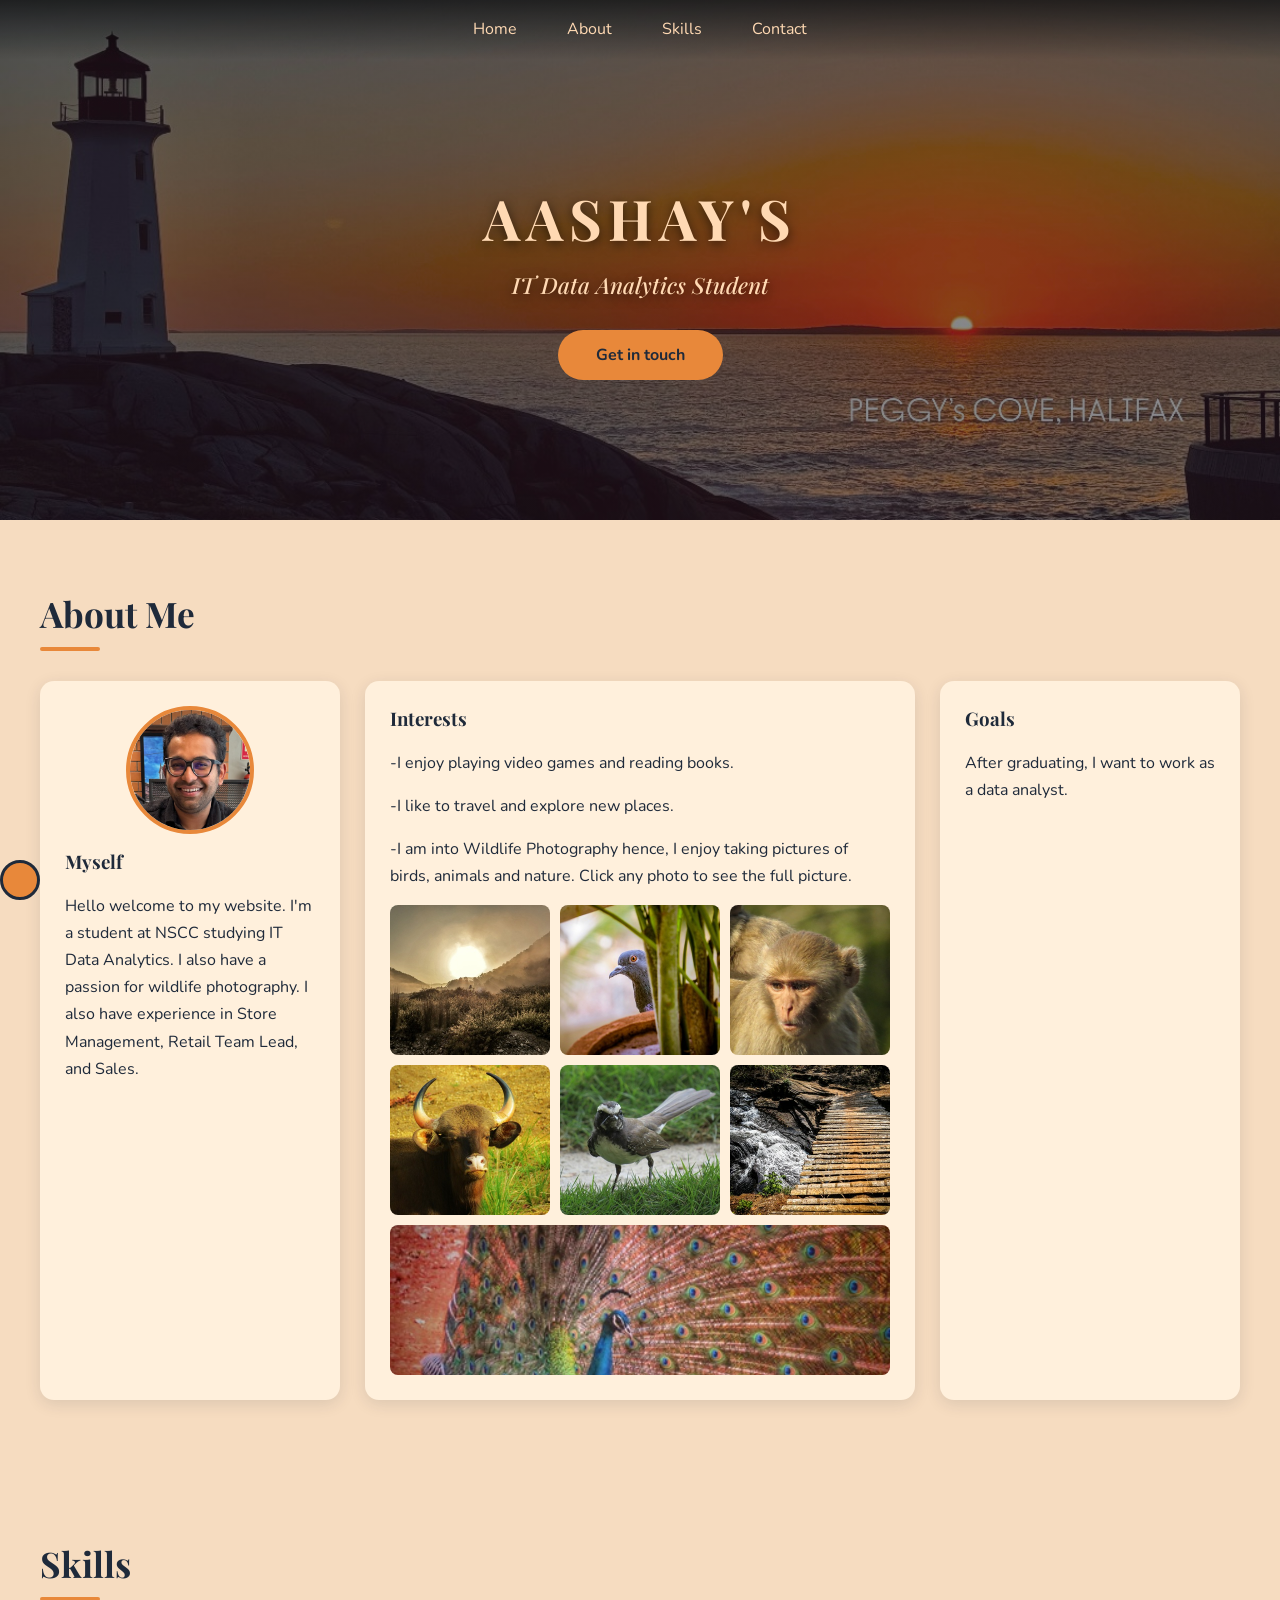
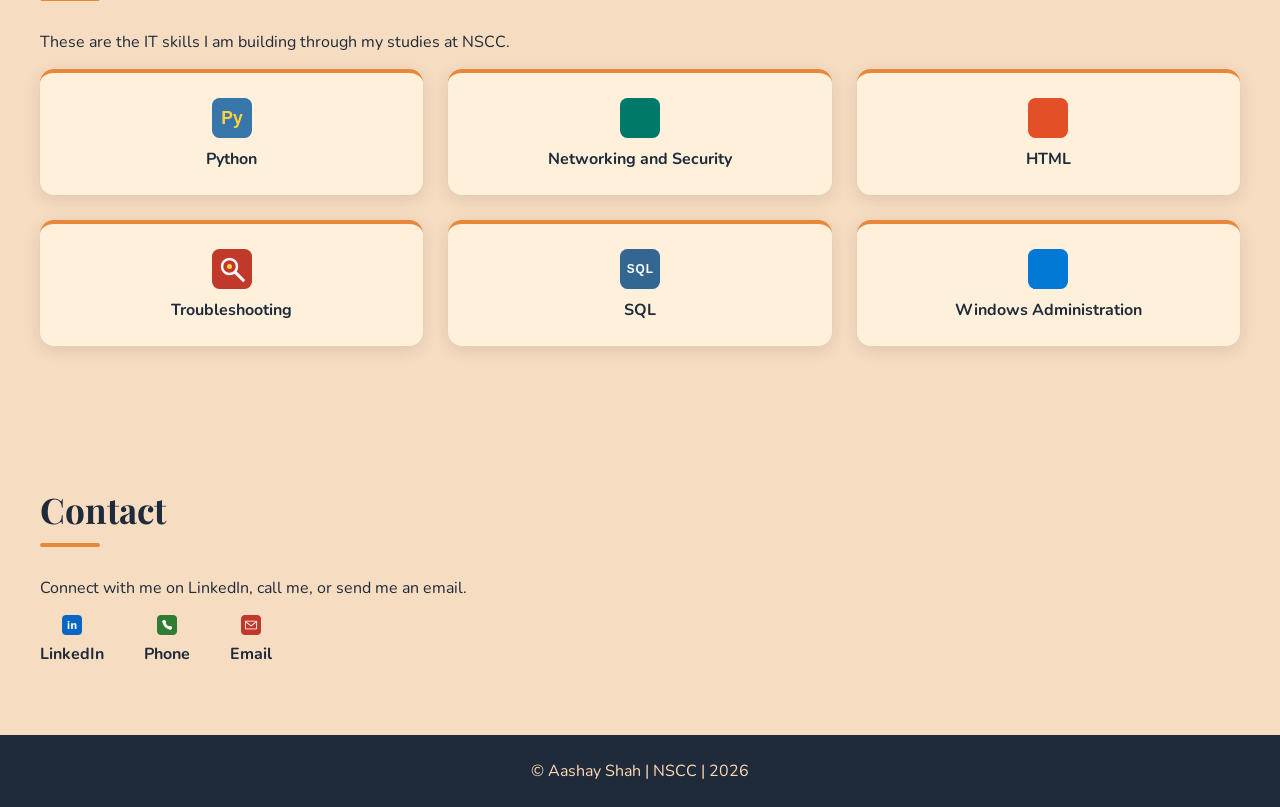
<file: index.html>
<!DOCTYPE html>
<html lang="en">
<head>
    <meta charset="UTF-8">
    <meta name="viewport" content="width=device-width, initial-scale=1.0">
    <title>Aashay's Website</title>
    <link rel="preconnect" href="https://fonts.googleapis.com">
    <link rel="preconnect" href="https://fonts.gstatic.com" crossorigin>
    <link href="https://fonts.googleapis.com/css2?family=Nunito:wght@400;600;700&family=Playfair+Display:wght@500;700&display=swap" rel="stylesheet">
    <link rel="stylesheet" href="styles.css">
</head>
<body>

    <div class="ball"></div>

    <nav id="desktopMenu">
        <a href="#home">Home</a>
        <a href="#about">About</a>
        <a href="#skills">Skills</a>
        <a href="#contact">Contact</a>
    </nav>

    <nav id="mobileMenu"></nav>

    <section class="hero" id="home">
        <div class="hero-header">
            <h1>AASHAY'S</h1>
        </div>
        <h2>IT Data Analytics Student</h2>
        <a class="cta" href="#contact">Get in touch</a>
    </section>

    <section id="about">
        <h2>About Me</h2>
        <div class="card-row">
            <div class="card">
                <img class="profile-photo" src="aashay.jpeg" alt="Photo of Aashay">
                <h3>Myself</h3>
                <p>Hello welcome to my website. I'm a student at NSCC studying IT Data Analytics. I also have a passion for wildlife photography. I also have experience in Store Management, Retail Team Lead, and Sales.</p>
            </div>

            <div class="card interests">
                <h3>Interests</h3>
                <p>-I enjoy playing video games and reading books.</p>
                <p>-I like to travel and explore new places.</p>
                <p>-I am into Wildlife Photography hence, I enjoy taking pictures of birds, animals and nature. Click any photo to see the full picture.</p>
                <div class="interest-photos">
                    <a href="photo1.html" target="_blank" rel="noopener"><img src="thumbs/Wildlife1.jpg" alt="A photo of sunrise"></a>
                    <a href="photo2.html" target="_blank" rel="noopener"><img src="thumbs/Wildlife2.jpg" alt="An eye of a pigeon"></a>
                    <a href="photo3.html" target="_blank" rel="noopener"><img src="thumbs/Wildlife3.jpg" alt="A monkey"></a>
                    <a href="photo4.html" target="_blank" rel="noopener"><img src="thumbs/Wildlife4.jpg" alt="A muscular Indian Bison"></a>
                    <a href="photo5.html" target="_blank" rel="noopener"><img src="thumbs/Wildlife5.jpg" alt="A bird with a moustache"></a>
                    <a href="photo6.html" target="_blank" rel="noopener"><img src="thumbs/Wildlife6.jpg" alt="An old crossing bridge"></a>
                    <a href="photo7.html" target="_blank" rel="noopener"><img src="thumbs/Wildlife7.jpeg" alt="A peacock dancing"></a>
                </div>
            </div>

            <div class="card">
                <h3>Goals</h3>
                <p>After graduating, I want to work as a data analyst.</p>
            </div>
        </div>
    </section>

    <section id="skills">
        <h2>Skills</h2>
        <p>These are the IT skills I am building through my studies at NSCC.</p>
        <div class="skills-grid">
            <div class="skill">
                <svg class="skill-icon icon-python" viewBox="0 0 64 64" role="img" aria-label="Python icon">
                    <rect class="bg" width="64" height="64" rx="12"/>
                    <text x="32" y="42">Py</text>
                </svg>
                <p>Python</p>
            </div>
            <div class="skill">
                <svg class="skill-icon icon-networking" viewBox="0 0 64 64" role="img" aria-label="Networking and security icon">
                    <rect class="bg" width="64" height="64" rx="12"/>
                    <line class="net-line line1" x1="32" y1="32" x2="16" y2="18" pathLength="1"/>
                    <line class="net-line line2" x1="32" y1="32" x2="48" y2="18" pathLength="1"/>
                    <line class="net-line line3" x1="32" y1="32" x2="32" y2="50" pathLength="1"/>
                    <circle class="net-dot dot-center" cx="32" cy="32" r="7"/>
                    <circle class="net-dot dot1" cx="16" cy="18" r="5"/>
                    <circle class="net-dot dot2" cx="48" cy="18" r="5"/>
                    <circle class="net-dot dot3" cx="32" cy="50" r="5"/>
                </svg>
                <p>Networking and Security</p>
            </div>
            <div class="skill">
                <svg class="skill-icon icon-html" viewBox="0 0 64 64" role="img" aria-label="HTML icon">
                    <rect class="bg" width="64" height="64" rx="12"/>
                    <text class="tag-lt" x="16" y="43">&lt;</text>
                    <text class="tag-gt" x="48" y="43">&gt;</text>
                    <text class="tag-slash" x="32" y="43">/</text>
                </svg>
                <p>HTML</p>
            </div>
            <div class="skill">
                <svg class="skill-icon icon-troubleshooting" viewBox="0 0 64 64" role="img" aria-label="Troubleshooting icon">
                    <rect class="bg" width="64" height="64" rx="12"/>
                    <g class="lens-group">
                        <circle class="lens" cx="28" cy="28" r="12"/>
                        <circle class="lens-dot" cx="28" cy="28" r="4"/>
                        <line class="handle" x1="37" y1="37" x2="50" y2="50"/>
                    </g>
                </svg>
                <p>Troubleshooting</p>
            </div>
            <div class="skill">
                <svg class="skill-icon icon-sql" viewBox="0 0 64 64" role="img" aria-label="SQL icon">
                    <rect class="bg" width="64" height="64" rx="12"/>
                    <text class="sql-letter" x="17" y="39">S</text>
                    <text class="sql-letter" x="32" y="39">Q</text>
                    <text class="sql-letter" x="47" y="39">L</text>
                </svg>
                <p>SQL</p>
            </div>
            <div class="skill">
                <svg class="skill-icon icon-windows" viewBox="0 0 64 64" role="img" aria-label="Windows administration icon">
                    <rect class="bg" width="64" height="64" rx="12"/>
                    <rect class="win win-bl" x="15" y="34" width="15" height="15"/>
                    <rect class="win win-br" x="34" y="34" width="15" height="15"/>
                    <rect class="win win-tl" x="15" y="15" width="15" height="15"/>
                    <rect class="win win-tr" x="34" y="15" width="15" height="15"/>
                </svg>
                <p>Windows Administration</p>
            </div>
        </div>
    </section>

    <section id="contact">
        <h2>Contact</h2>
        <p>Connect with me on LinkedIn, call me, or send me an email.</p>
        <div class="contact-links">
            <a class="contact-item" href="https://www.linkedin.com/in/aashay-shah-7b4543163" target="_blank" rel="noopener">
                <img src="linkedin.png" alt="LinkedIn icon">
                <span>LinkedIn</span>
            </a>

            <details class="contact-item">
                <summary>
                    <img src="phone.png" alt="Phone icon">
                    <span>Phone</span>
                </summary>
                <a class="phone-number" href="tel:+19025492106">+1-902-549-2106</a>
            </details>

            <a class="contact-item" href="mailto:aashayrshah25@gmail.com">
                <img src="email.png" alt="Email icon">
                <span>Email</span>
            </a>
        </div>
    </section>

    <footer>
        <p>&copy; Aashay Shah | NSCC | 2026</p>

</body>
</html>
</file>
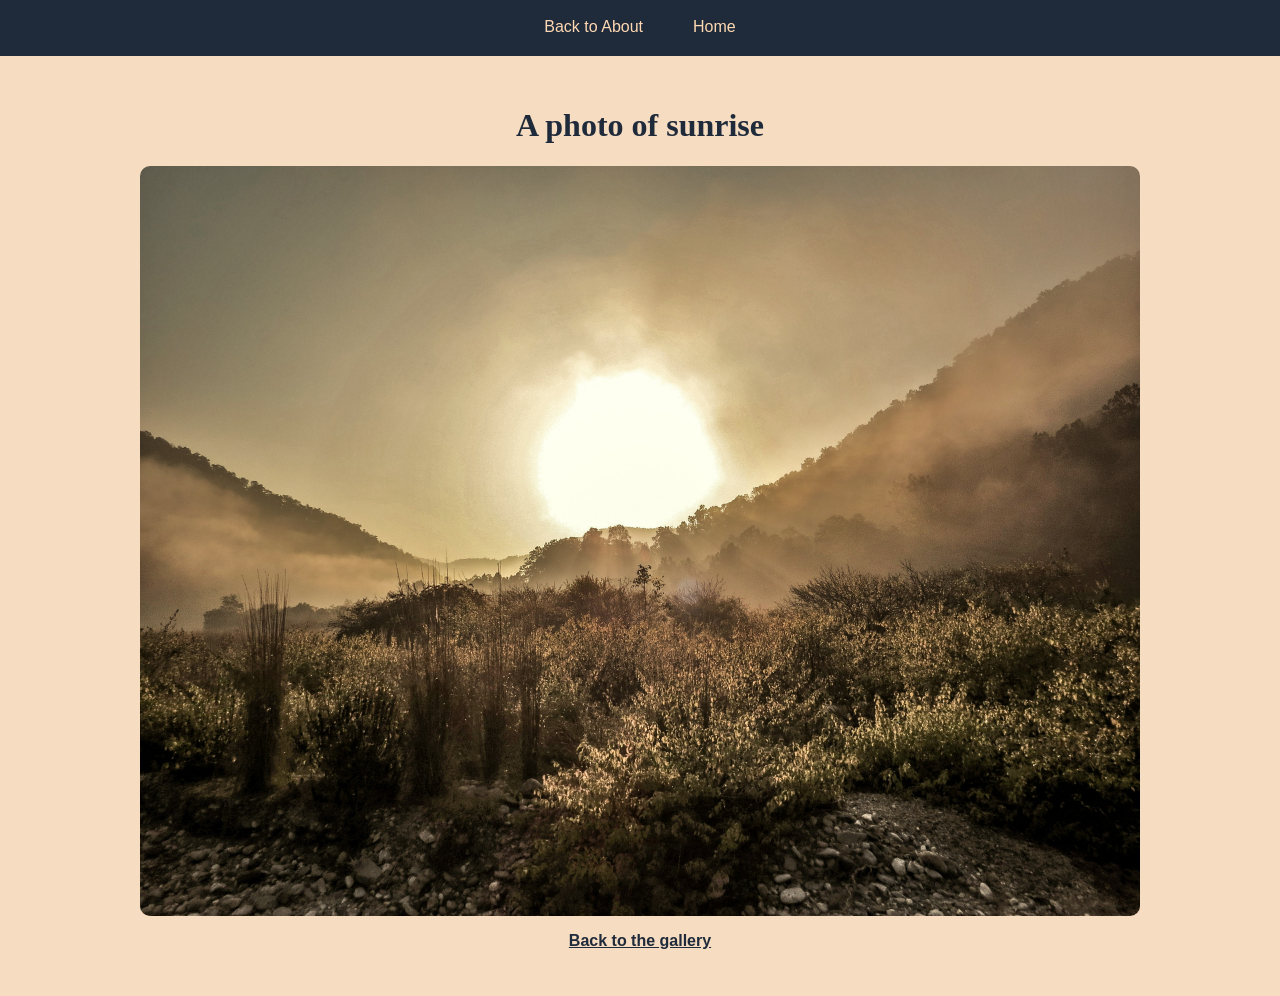
<file: photo1.html>
<!DOCTYPE html>
<html lang="en">
<head>
    <meta charset="UTF-8">
    <meta name="viewport" content="width=device-width, initial-scale=1.0">
    <title>A photo of sunrise - Aashay's Website</title>
    <link rel="stylesheet" href="styles.css">
</head>
<body class="photo-page">

    <nav id="desktopMenu">
        <a href="index.html#about">Back to About</a>
        <a href="index.html#home">Home</a>
    </nav>

    <main>
        <h1>A photo of sunrise</h1>
        <img src="Wildlife1.jpg" alt="A photo of sunrise">
        <p><a class="back-link" href="index.html#about">Back to the gallery</a></p>
    </main>

</body>
</html>
</file>
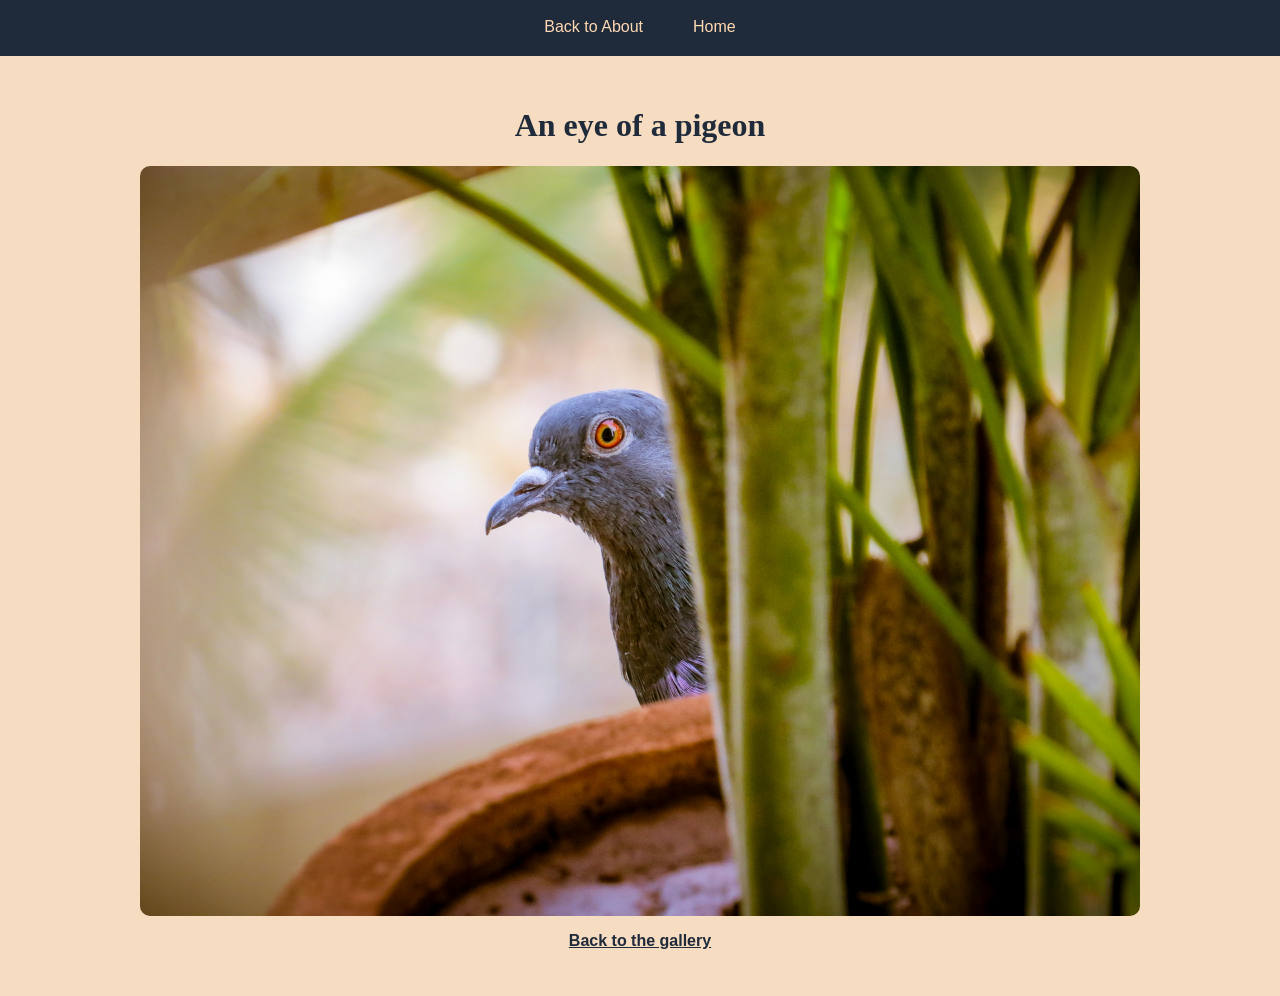
<file: photo2.html>
<!DOCTYPE html>
<html lang="en">
<head>
    <meta charset="UTF-8">
    <meta name="viewport" content="width=device-width, initial-scale=1.0">
    <title>An eye of a pigeon - Aashay's Website</title>
    <link rel="stylesheet" href="styles.css">
</head>
<body class="photo-page">

    <nav id="desktopMenu">
        <a href="index.html#about">Back to About</a>
        <a href="index.html#home">Home</a>
    </nav>

    <main>
        <h1>An eye of a pigeon</h1>
        <img src="Wildlife2.jpg" alt="An eye of a pigeon">
        <p><a class="back-link" href="index.html#about">Back to the gallery</a></p>
    </main>

</body>
</html>
</file>
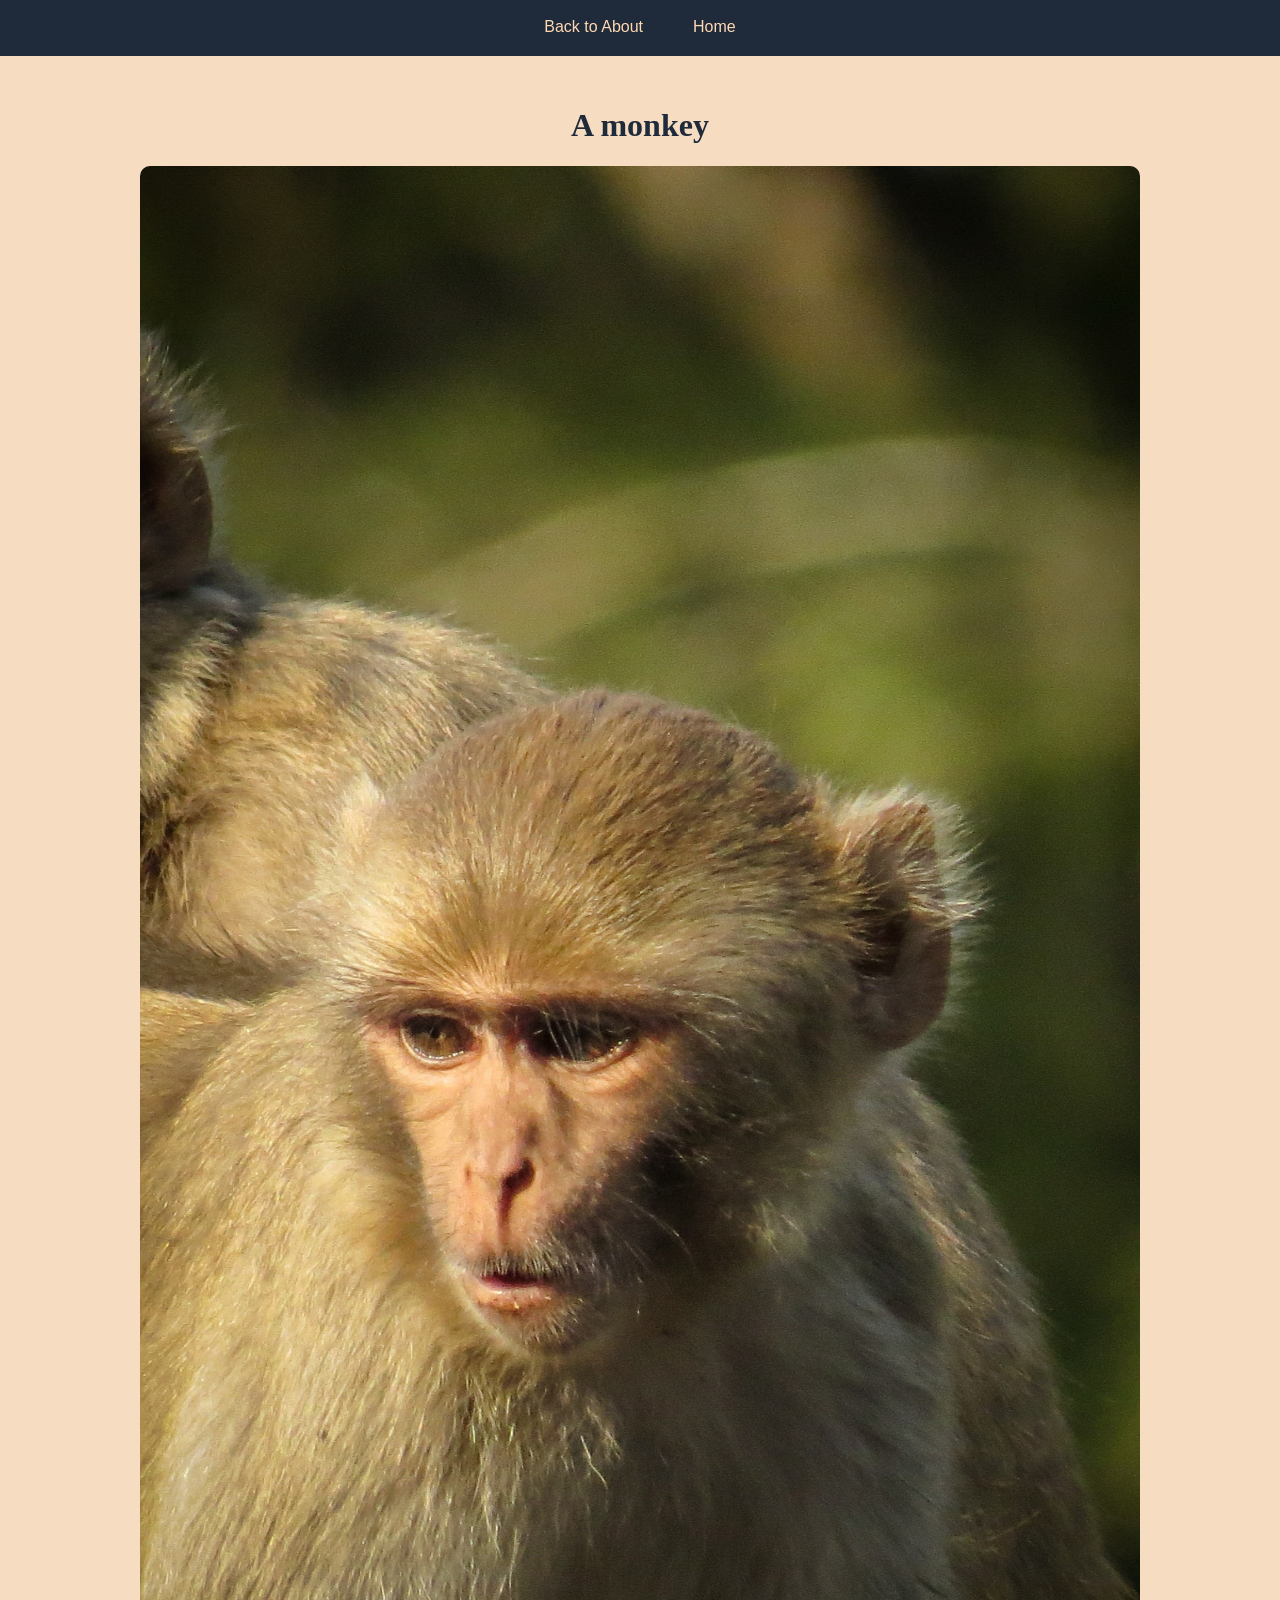
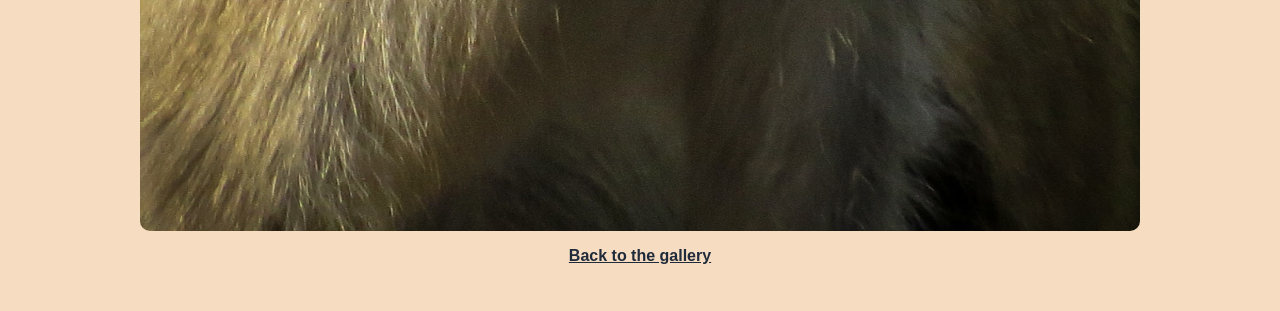
<file: photo3.html>
<!DOCTYPE html>
<html lang="en">
<head>
    <meta charset="UTF-8">
    <meta name="viewport" content="width=device-width, initial-scale=1.0">
    <title>A monkey - Aashay's Website</title>
    <link rel="stylesheet" href="styles.css">
</head>
<body class="photo-page">

    <nav id="desktopMenu">
        <a href="index.html#about">Back to About</a>
        <a href="index.html#home">Home</a>
    </nav>

    <main>
        <h1>A monkey</h1>
        <img src="Wildlife3.jpg" alt="A monkey">
        <p><a class="back-link" href="index.html#about">Back to the gallery</a></p>
    </main>

</body>
</html>
</file>
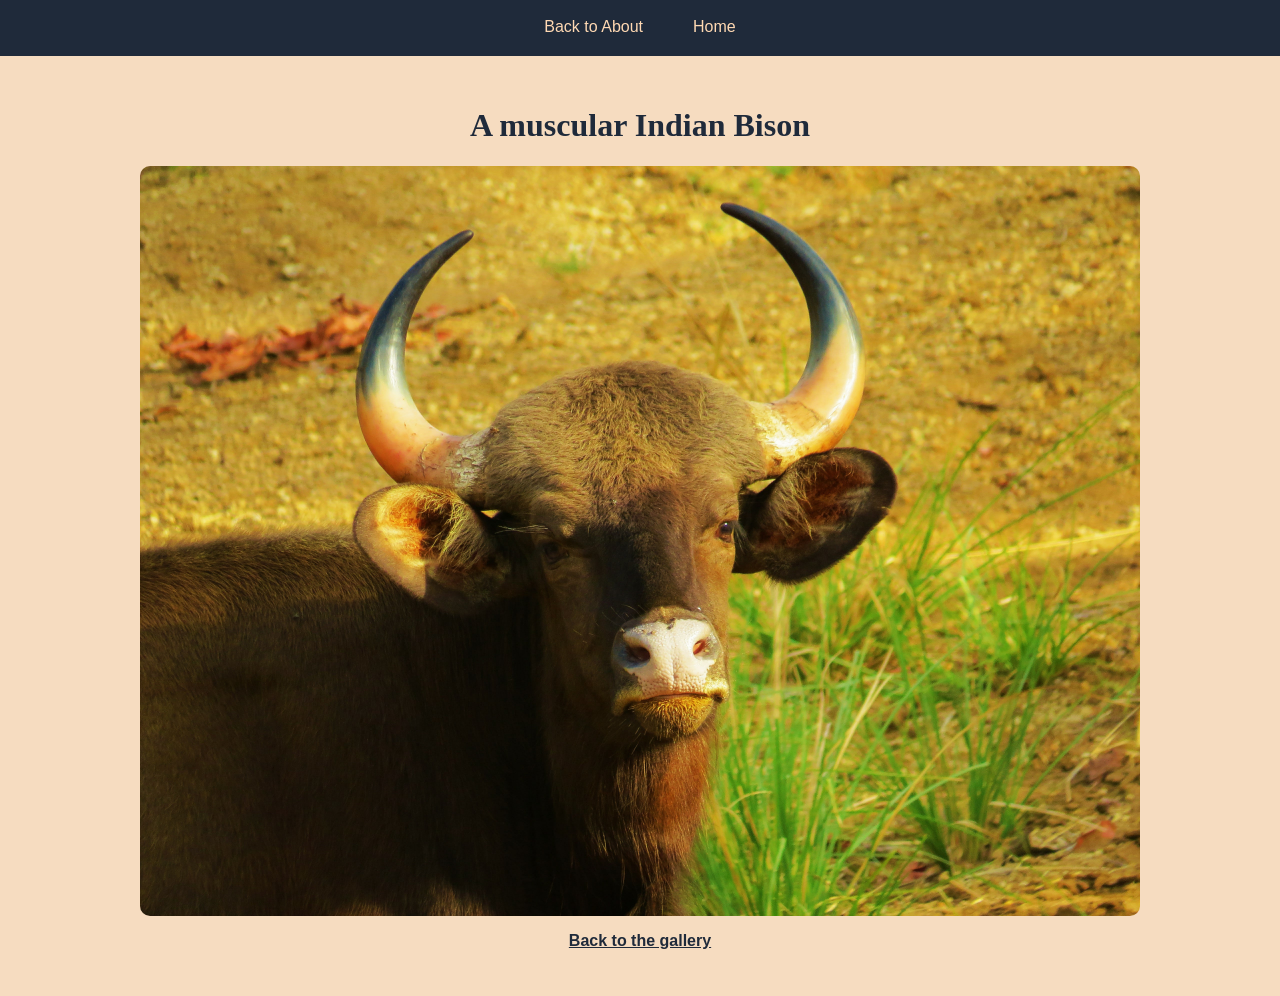
<file: photo4.html>
<!DOCTYPE html>
<html lang="en">
<head>
    <meta charset="UTF-8">
    <meta name="viewport" content="width=device-width, initial-scale=1.0">
    <title>A muscular Indian Bison - Aashay's Website</title>
    <link rel="stylesheet" href="styles.css">
</head>
<body class="photo-page">

    <nav id="desktopMenu">
        <a href="index.html#about">Back to About</a>
        <a href="index.html#home">Home</a>
    </nav>

    <main>
        <h1>A muscular Indian Bison</h1>
        <img src="Wildlife4.jpg" alt="A muscular Indian Bison">
        <p><a class="back-link" href="index.html#about">Back to the gallery</a></p>
    </main>

</body>
</html>
</file>
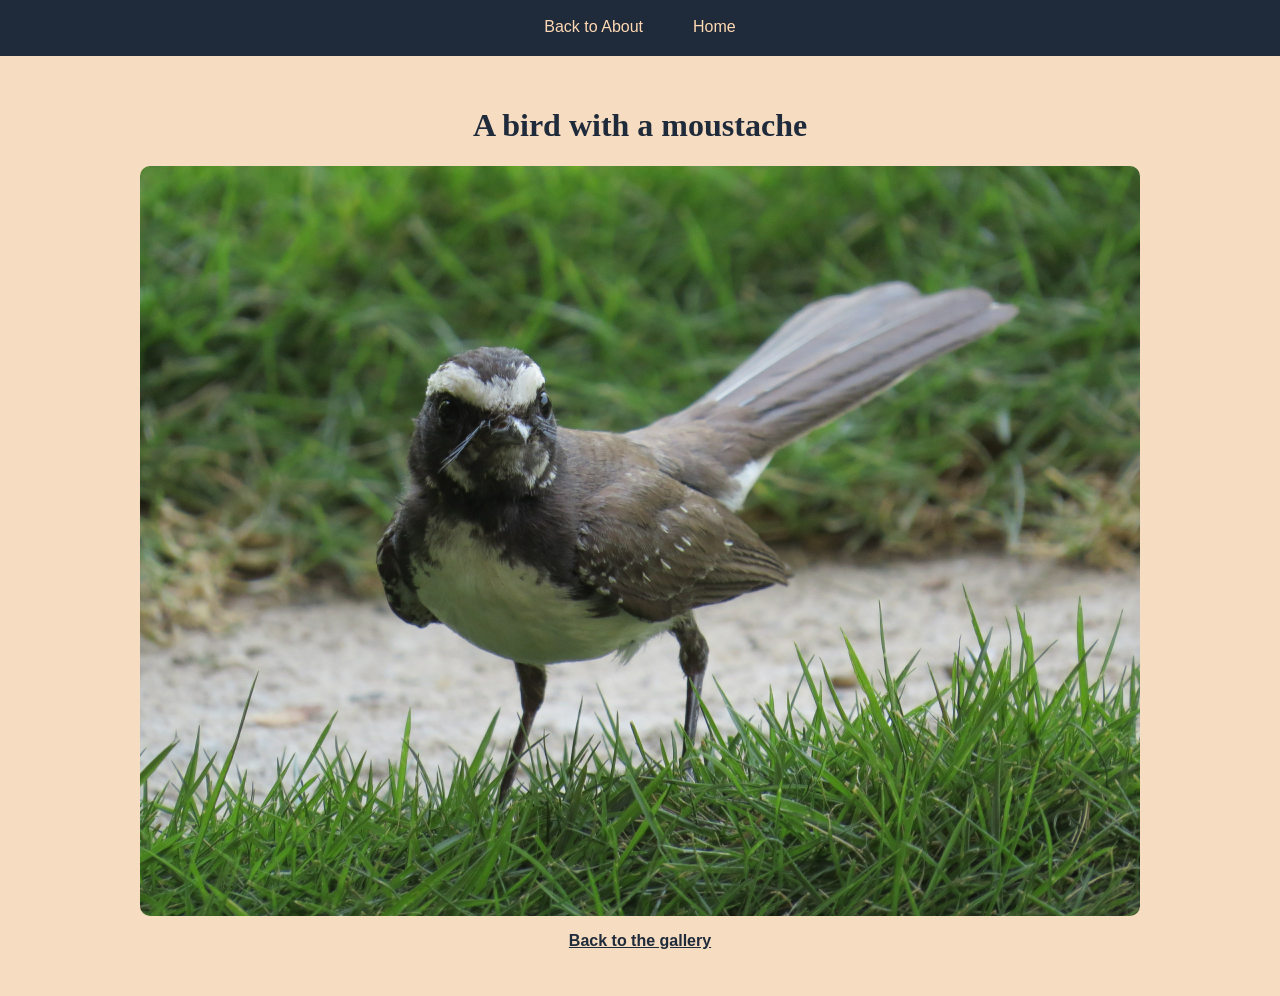
<file: photo5.html>
<!DOCTYPE html>
<html lang="en">
<head>
    <meta charset="UTF-8">
    <meta name="viewport" content="width=device-width, initial-scale=1.0">
    <title>A bird with a moustache - Aashay's Website</title>
    <link rel="stylesheet" href="styles.css">
</head>
<body class="photo-page">

    <nav id="desktopMenu">
        <a href="index.html#about">Back to About</a>
        <a href="index.html#home">Home</a>
    </nav>

    <main>
        <h1>A bird with a moustache</h1>
        <img src="Wildlife5.jpg" alt="A bird with a moustache">
        <p><a class="back-link" href="index.html#about">Back to the gallery</a></p>
    </main>

</body>
</html>
</file>
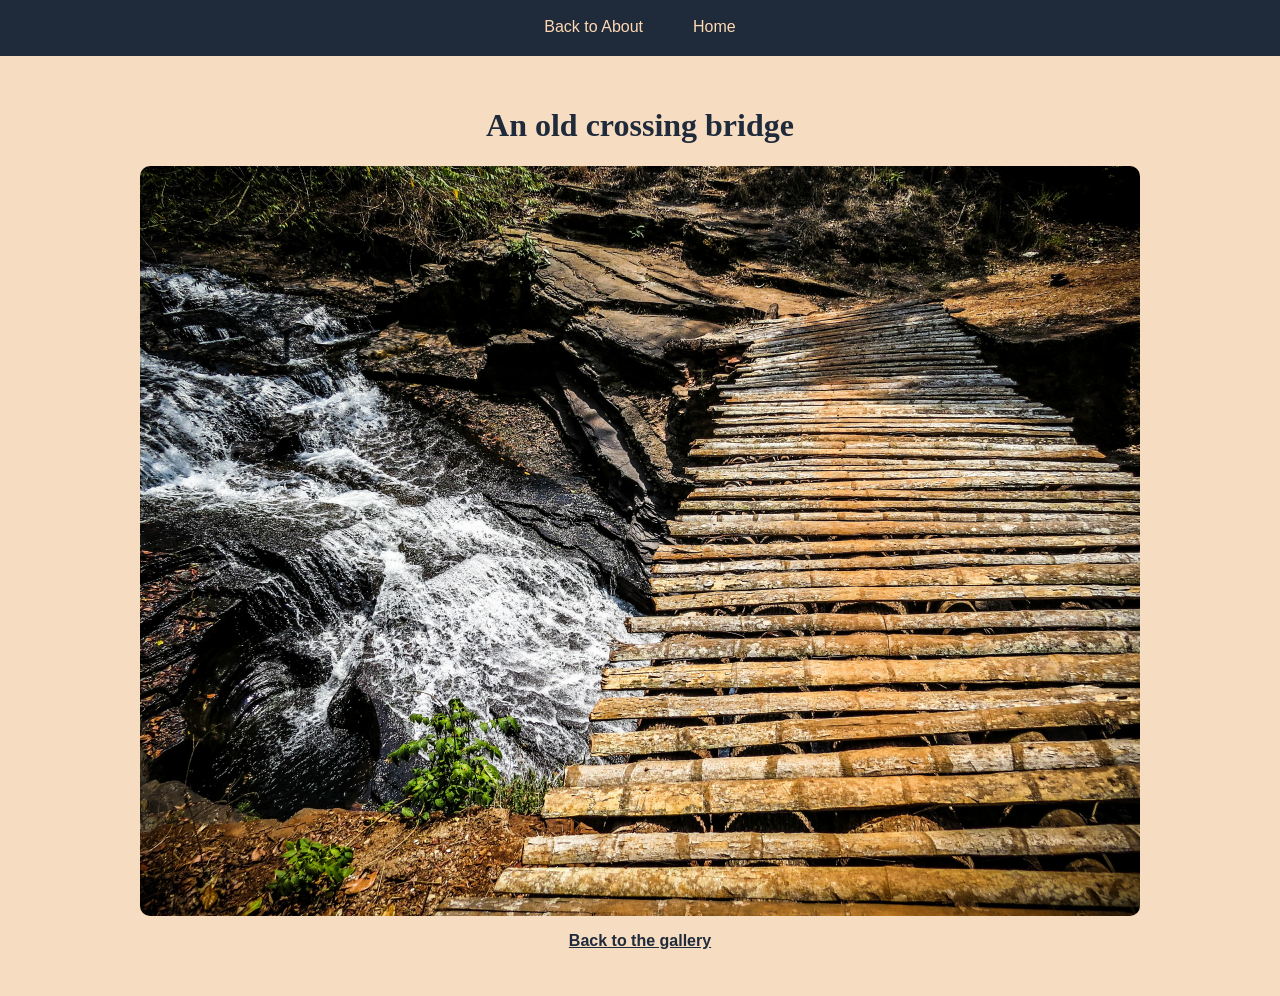
<file: photo6.html>
<!DOCTYPE html>
<html lang="en">
<head>
    <meta charset="UTF-8">
    <meta name="viewport" content="width=device-width, initial-scale=1.0">
    <title>An old crossing bridge - Aashay's Website</title>
    <link rel="stylesheet" href="styles.css">
</head>
<body class="photo-page">

    <nav id="desktopMenu">
        <a href="index.html#about">Back to About</a>
        <a href="index.html#home">Home</a>
    </nav>

    <main>
        <h1>An old crossing bridge</h1>
        <img src="Wildlife6.jpg" alt="An old crossing bridge">
        <p><a class="back-link" href="index.html#about">Back to the gallery</a></p>
    </main>

</body>
</html>
</file>
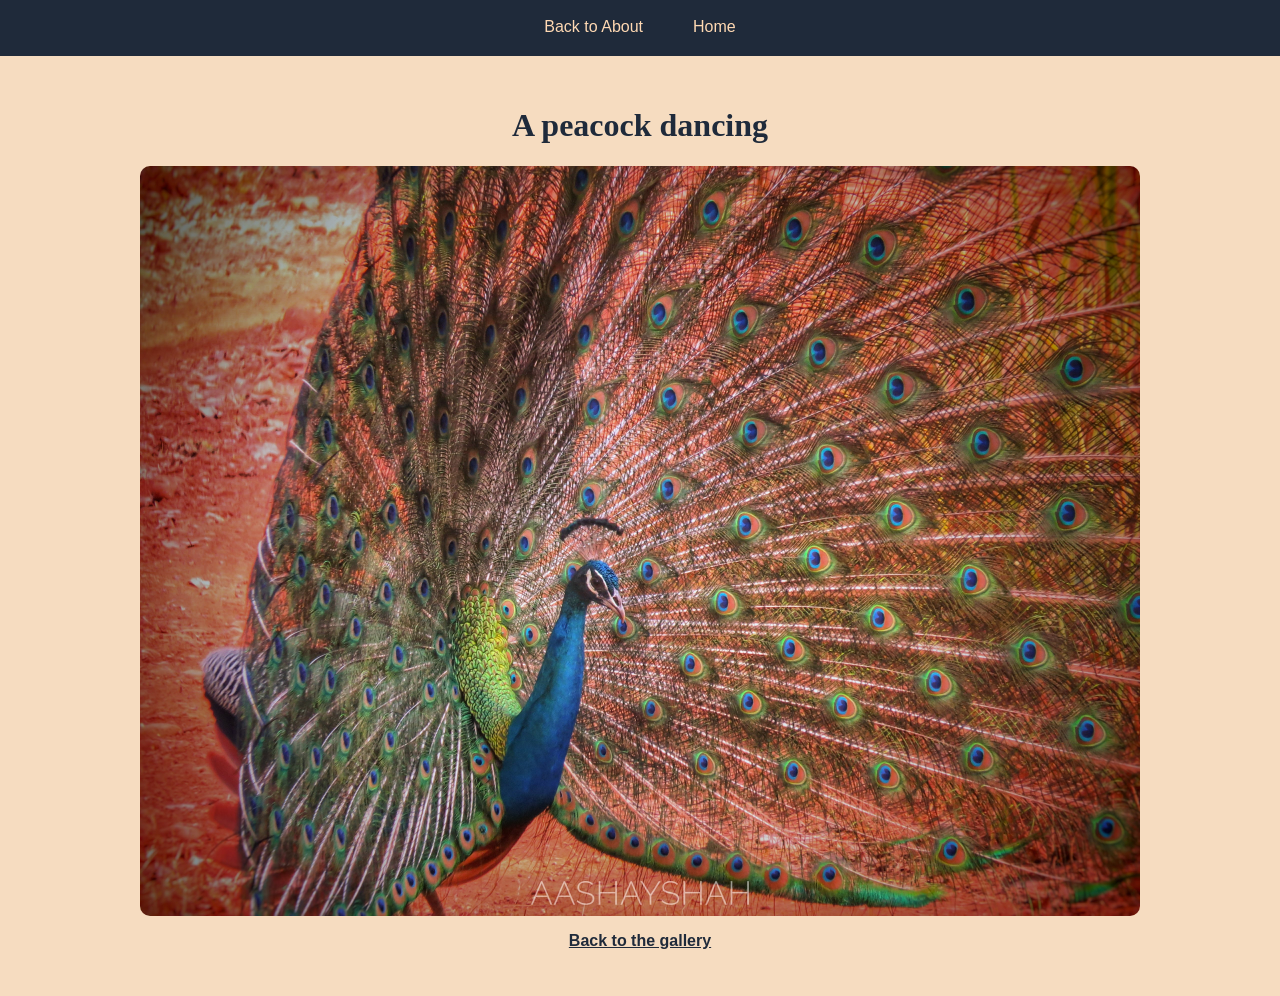
<file: photo7.html>
<!DOCTYPE html>
<html lang="en">
<head>
    <meta charset="UTF-8">
    <meta name="viewport" content="width=device-width, initial-scale=1.0">
    <title>A peacock dancing - Aashay's Website</title>
    <link rel="stylesheet" href="styles.css">
</head>
<body class="photo-page">

    <nav id="desktopMenu">
        <a href="index.html#about">Back to About</a>
        <a href="index.html#home">Home</a>
    </nav>

    <main>
        <h1>A peacock dancing</h1>
        <img src="Wildlife7.jpeg" alt="A peacock dancing">
        <p><a class="back-link" href="index.html#about">Back to the gallery</a></p>
    </main>

</body>
</html>
</file>
<file: styles.css>
:root {
    --navy: #1f2a3a;
    --amber: #e8883a;
    --peach: #ffd9b3;
    --card: #fff0dc;
    --sand: #f6dcc0;
}

html { scroll-behavior: smooth; }

body {
    background: var(--sand);
    color: var(--navy);
    font-family: 'Nunito', Arial, sans-serif;
    margin: 0;
}

h1, h2, h3 { font-family: 'Playfair Display', Georgia, serif; }

img { max-width: 100%; }

section {
    padding: 70px 20px;
    max-width: 1200px;
    margin: 0 auto;
}

section:not(.hero) > h2 { font-size: 2.2rem; margin: 0 0 30px; }

section:not(.hero) > h2::after {
    content: "";
    display: block;
    width: 60px;
    height: 4px;
    background: var(--amber);
    border-radius: 2px;
    margin-top: 10px;
}

#desktopMenu {
    position: absolute;
    top: 0;
    left: 0;
    width: 100%;
    z-index: 5;
    background: linear-gradient(rgba(0, 0, 0, .6), transparent);
    display: flex;
    justify-content: center;
}

#desktopMenu a {
    color: var(--peach);
    text-decoration: none;
    padding: 18px 25px;
    border-bottom: 2px solid transparent;
    transition: .3s;
}

#desktopMenu a:hover { color: var(--amber); border-bottom-color: var(--amber); }

section.hero {
    max-width: none;
    background: linear-gradient(rgba(20, 25, 40, .5), rgba(20, 25, 40, .5)), url("hero.jpg") center/cover var(--navy);
    color: var(--peach);
    text-align: center;
    min-height: 520px;
    padding: 100px 20px 60px;
    box-sizing: border-box;
    display: flex;
    flex-direction: column;
    align-items: center;
    justify-content: center;
    text-shadow: 0 3px 12px rgba(0, 0, 0, .6);
}

.hero h1 {
    font-size: 3.5rem;
    letter-spacing: 6px;
    margin: 0;
}

.hero h2 {
    font-size: 1.4rem;
    font-weight: 500;
    font-style: italic;
    margin: 15px 0 0;
}

.cta {
    background: var(--amber);
    color: var(--navy);
    text-decoration: none;
    font-weight: 700;
    padding: 14px 38px;
    border-radius: 30px;
    margin-top: 30px;
    text-shadow: none;
    transition: .3s;
}

.cta:hover { transform: translateY(-3px); }

.card-row { display: flex; gap: 25px; }

.card, .skill {
    background: var(--card);
    padding: 25px;
    border-radius: 14px;
    box-shadow: 0 4px 16px rgba(31, 42, 58, .12);
}

.card { flex: 1; }

.card.interests { flex: 2; }

.card h3 { margin-top: 0; }

.card p { margin-bottom: 0; line-height: 1.7; }

.profile-photo {
    display: block;
    width: 120px;
    height: 120px;
    object-fit: cover;
    border-radius: 50%;
    border: 4px solid var(--amber);
    margin: 0 auto 15px;
    transition: transform .6s;
}

.profile-photo:hover { transform: rotate(180deg); }

.interest-photos {
    display: flex;
    flex-wrap: wrap;
    gap: 10px;
    margin-top: 15px;
}

.interest-photos a {
    flex: 1 1 120px;
    overflow: hidden;
    border-radius: 8px;
}

.interest-photos img {
    display: block;
    width: 100%;
    height: 150px;
    object-fit: cover;
    transition: .4s;
}

.interest-photos a:hover img { transform: scale(1.15); }

.skills-grid {
    display: grid;
    grid-template-columns: repeat(3, 1fr);
    gap: 25px;
}

.skill { border-top: 4px solid var(--amber); text-align: center; }

.skill p { margin: 10px 0 0; font-weight: 700; }

.skill-icon {
    display: block;
    width: 40px;
    height: 40px;
    margin: 0 auto;
}

.skill-icon .bg { fill: var(--c); }

.skill-icon text {
    font-family: Arial, sans-serif;
    font-weight: 700;
    text-anchor: middle;
    fill: #fff;
    transform-box: fill-box;
    transform-origin: center;
}

.icon-python { --c: #3776ab; animation: pulse 2s ease-in-out infinite; }

.icon-networking { --c: #00796b; }

.icon-html { --c: #e34f26; }

.icon-troubleshooting { --c: #c0392b; }

.icon-sql { --c: #336791; }

.icon-windows { --c: #0078d4; }

.icon-python text { font-size: 28px; fill: #ffd43b; }

.icon-html text { font-size: 30px; animation: appear 4s ease-out infinite both; }

.tag-gt { animation-delay: .8s !important; }

.tag-slash { animation-delay: 1.6s !important; }

.icon-sql text { font-size: 19px; animation: boom 3s ease-out infinite; }

.net-line {
    stroke: #fff;
    stroke-width: 3;
    stroke-linecap: round;
    stroke-dasharray: 1 1;
    animation: draw 6s ease-in-out infinite both;
}

.net-dot {
    fill: #fff;
    transform-box: fill-box;
    transform-origin: center;
    animation: grow 6s ease-out infinite both;
}

.line2, .dot2 { animation-delay: 1s; }

.line3, .dot3 { animation-delay: 2s; }

.lens-group {
    transform-box: view-box;
    transform-origin: 28px 28px;
    animation: pulse 3s ease-in-out infinite;
}

.lens, .handle { stroke: #fff; stroke-linecap: round; }

.lens { fill: none; stroke-width: 4; }

.handle { stroke-width: 5; }

.lens-dot { fill: #ffd43b; }

.win { fill: #fff; animation: drop 4s ease-in infinite both; }

.win-br { animation-delay: .4s; }

.win-tl { animation-delay: .8s; }

.win-tr { animation-delay: 1.2s; }

@keyframes pulse {
    50% { transform: scale(1.3); }
}

@keyframes appear {
    0% { opacity: 0; transform: scale(.2); }
    15%, 85% { opacity: 1; transform: none; }
    95%, 100% { opacity: 0; }
}

@keyframes draw {
    0%, 8% { stroke-dashoffset: 1; }
    22%, 90% { stroke-dashoffset: 0; }
    100% { stroke-dashoffset: 1; }
}

@keyframes grow {
    0%, 5% { transform: scale(0); }
    15%, 90% { transform: scale(1); }
    100% { transform: scale(0); }
}

@keyframes boom {
    0% { transform: scale(0); opacity: 0; }
    10% { transform: scale(1.5); opacity: 1; }
    18%, 80% { transform: scale(1); opacity: 1; }
    100% { transform: scale(0); opacity: 0; }
}

@keyframes drop {
    0% { transform: translateY(-40px); opacity: 0; }
    15%, 85% { transform: none; opacity: 1; }
    95%, 100% { opacity: 0; }
}

.contact-links {
    display: flex;
    flex-wrap: wrap;
    align-items: flex-start;
    gap: 40px;
}

.contact-item, .contact-item summary {
    display: flex;
    flex-direction: column;
    align-items: center;
    gap: 8px;
}

.contact-item {
    font-weight: 700;
    text-decoration: none;
    color: var(--navy);
}

.contact-links img { width: 20px; height: 20px; }

.contact-item summary { cursor: pointer; list-style: none; }

.phone-number {
    display: block;
    margin-top: 8px;
    color: var(--navy);
    font-weight: 700;
}

.photo-page #desktopMenu { position: static; background: var(--navy); }

.photo-page main {
    max-width: 1000px;
    margin: 0 auto;
    padding: 30px 20px;
    text-align: center;
}

.photo-page main img {
    display: block;
    width: 100%;
    border-radius: 10px;
}

.back-link { color: var(--navy); font-weight: 700; }

footer {
    padding: 25px;
    text-align: center;
    background: var(--navy);
}

footer p { color: var(--peach); margin: 0; }

.ball {
    position: fixed;
    pointer-events: none;
    z-index: 10;
    left: 0;
    bottom: 0;
    width: 40px;
    height: 40px;
    border-radius: 50%;
    background: var(--amber);
    border: 3px solid var(--navy);
    box-sizing: border-box;
    animation: sideToSide 6s linear infinite alternate, bounce .8s ease-out infinite alternate;
}

@keyframes sideToSide {
    to { left: calc(100% - 40px); }
}

@keyframes bounce {
    to { transform: translateY(-60vh); }
}

@media (prefers-reduced-motion: reduce) {
    * { animation: none !important; transition: none !important; }
}

@media (max-width: 768px) {
    .card-row { flex-direction: column; }

    .hero h1 { font-size: 2.6rem; }

    .skills-grid { grid-template-columns: repeat(2, 1fr); }
}

@media (max-width: 480px) {
    .hero h1 { font-size: 2rem; }

    #desktopMenu a { padding: 14px 12px; }
}
</file>
